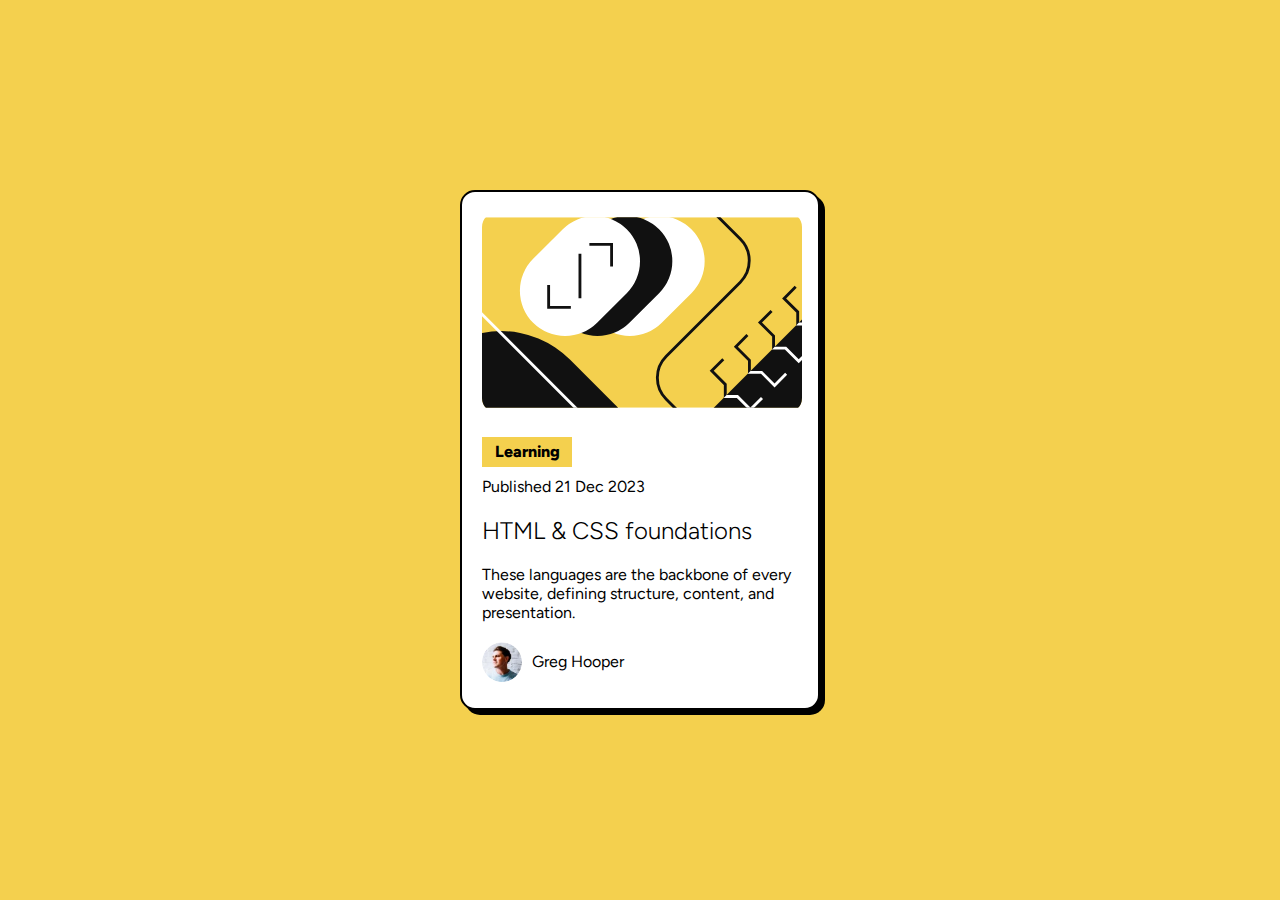
<file: blog-preview-card-main/index.html>
<!DOCTYPE html>
<html lang="en">
<head>
  <meta charset="UTF-8">
  <meta name="viewport" content="width=device-width, initial-scale=1.0"> <!-- displays site properly based on user's device -->
  <link rel="icon" type="image/png" sizes="32x32" href="./assets/images/favicon-32x32.png">
  
  <title>Frontend Mentor | Blog preview card</title>
  <link rel="stylesheet" href="style.css">

</head>
<body>
  <div class="flex-container">
    <div class="child-ele">
      <div class="svg-img">
      <svg xmlns="http://www.w3.org/2000/svg" height="201" fill="none" viewBox="0 0 336 201"><g clip-path="url(#a)"><path fill="#F4D04E" d="M0 .5h336v200H0z"/><rect width="139" height="95" x="87.996" y="77.729" fill="#fff" rx="47.5" transform="rotate(-45 87.996 77.729)"/><rect width="139" height="95" x="54.055" y="77.729" fill="#111" rx="47.5" transform="rotate(-45 54.055 77.729)"/><path fill="#111" d="M234.864 209.036 451.4-7.5l67.175 67.175-216.536 216.536z"/><rect width="139" height="95" x="20.114" y="77.729" fill="#fff" rx="47.5" transform="rotate(-45 20.114 77.729)"/><rect width="204.19" height="270.554" fill="#111" rx="102.095" transform="scale(-1 1) rotate(45 -103.887 14.564)"/><path stroke="#fff" stroke-width="3" d="m6.69-357.5 135.583 135.727c12.481 12.494 12.481 32.737 0 45.231L-45.544 11.475c-12.481 12.494-12.481 32.737 0 45.23L107.088 209.5"/><path stroke="#111" stroke-width="3" d="M69.965 71.719v23.334h23.334M136.079 52.273V28.94h-23.334M102.845 38.838v46.67M210.364-37.5l60.873 60.873c12.497 12.496 12.497 32.758 0 45.254l-77.745 77.746c-12.497 12.496-12.497 32.758 0 45.254l69.872 69.873"/><path stroke="#111" stroke-width="3" d="m253.339 149.574-12.144 12.145 14.256 14.257v12.672h12.673l13.729 13.729 12.145-12.145M278.685 124.228l-12.145 12.145 14.257 14.257v12.673h12.673l13.729 13.729 12.145-12.145M304.031 98.883l-12.145 12.144 14.257 14.257v12.673h12.673l13.729 13.729 12.144-12.145M329.376 73.537l-12.145 12.145 14.257 14.257v12.672h12.673l13.729 13.729 12.145-12.144"/><path stroke="#fff" stroke-width="5" d="m354.722 48.191-12.145 12.145 14.257 14.257v12.673h12.673l13.729 13.729 12.145-12.145"/><mask id="b" width="285" height="285" x="234" y="-8" maskUnits="userSpaceOnUse" style="mask-type:alpha"><path fill="#111" d="M234.864 209.036 451.4-7.5l67.175 67.175-216.536 216.536z"/></mask><g stroke="#fff" mask="url(#b)"><path stroke-width="3" d="m253.339 149.574-12.144 12.145 14.256 14.257v12.672h12.673l13.729 13.729 12.145-12.145M278.685 124.228l-12.145 12.145 14.257 14.257v12.673h12.673l13.729 13.729 12.145-12.145M304.031 98.883l-12.145 12.144 14.257 14.257v12.673h12.673l13.729 13.729 12.144-12.145M329.376 73.537l-12.145 12.145 14.257 14.257v12.672h12.673l13.729 13.729 12.145-12.145"/><path stroke-width="5" d="m354.722 48.191-12.145 12.145 14.257 14.257v12.673h12.673l13.729 13.729 12.145-12.145"/></g></g><defs><clipPath id="a"><path fill="#fff" d="M0 .5h336v200H0z"/></clipPath></defs></svg>
      </div>
      <div class="learning">Learning</div>
      <p class="sent">Published 21 Dec 2023</p>
      <p class="sent1">HTML & CSS foundations</p>
      <p class="sent">These languages are the backbone of every website, defining structure, content, and presentation.</p>
      <div>
      <img src="./assets/images/image-avatar.webp" alt="">
      <p class="uname" >Greg Hooper</p>
     </div>
    </div>
  </div>

</body>
</html>
</file>
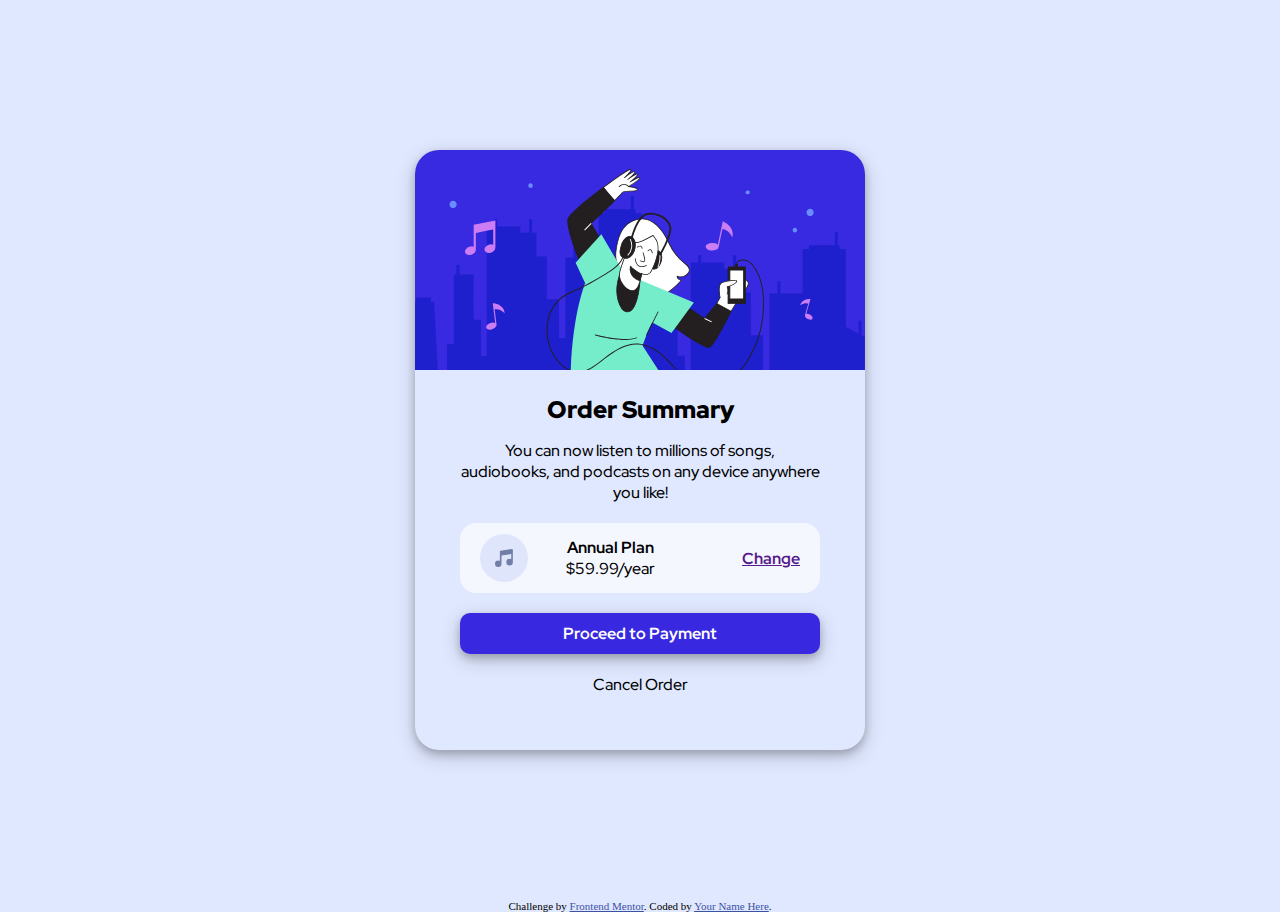
<file: order-summary-component-main 1/index.html>
<!DOCTYPE html>
<html lang="en">
<head>
  <meta charset="UTF-8">
  <meta name="viewport" content="width=device-width, initial-scale=1.0"> <!-- displays site properly based on user's device -->

  <link rel="icon" type="image/png" sizes="32x32" href="./images/favicon-32x32.png">
  <link rel="stylesheet" href="style.css">
  
  <title>Frontend Mentor | Order summary card</title>

<link rel="preconnect" href="https://fonts.googleapis.com">
<link rel="preconnect" href="https://fonts.gstatic.com" crossorigin>
<link href="https://fonts.googleapis.com/css2?family=Red+Hat+Display:ital,wght@0,300..900;1,300..900&display=swap" rel="stylesheet">

  <!-- Feel free to remove these styles or customise in your own stylesheet 👍 -->
  <style>
    .attribution { font-size: 11px; text-align: center; }
    .attribution a { color: hsl(228, 45%, 44%); }
  </style>
</head>
<body>

  <div class="flex-container">
    <div class="ChildContainer">

      <div class="imgCont"> <img src="./images/illustration-hero.svg" alt=""></div>

      <div class="ordsum">Order Summary</div>

      <div class="descri1"> You can now listen to millions of songs, audiobooks, and podcasts on any 
        device anywhere you like!</div>

        <div class="anulpl">
          <img src="images/icon-music.svg" alt="">
          <div class="ap">
            <div class="anp">Annual Plan</div>  
            <div class="price"> $59.99/year</div>
          </div>
          <div class="change"> <a href="">Change</a></div>
        </div>
        <div class="procedpay">Proceed to Payment</div>
        <div class="cancelorder">Cancel Order</div>

    </div>
  </div>

  
  
  <div class="attribution">
    Challenge by <a href="https://www.frontendmentor.io?ref=challenge" target="_blank">Frontend Mentor</a>. 
    Coded by <a href="#">Your Name Here</a>.
  </div>
</body>
</html>
</file>
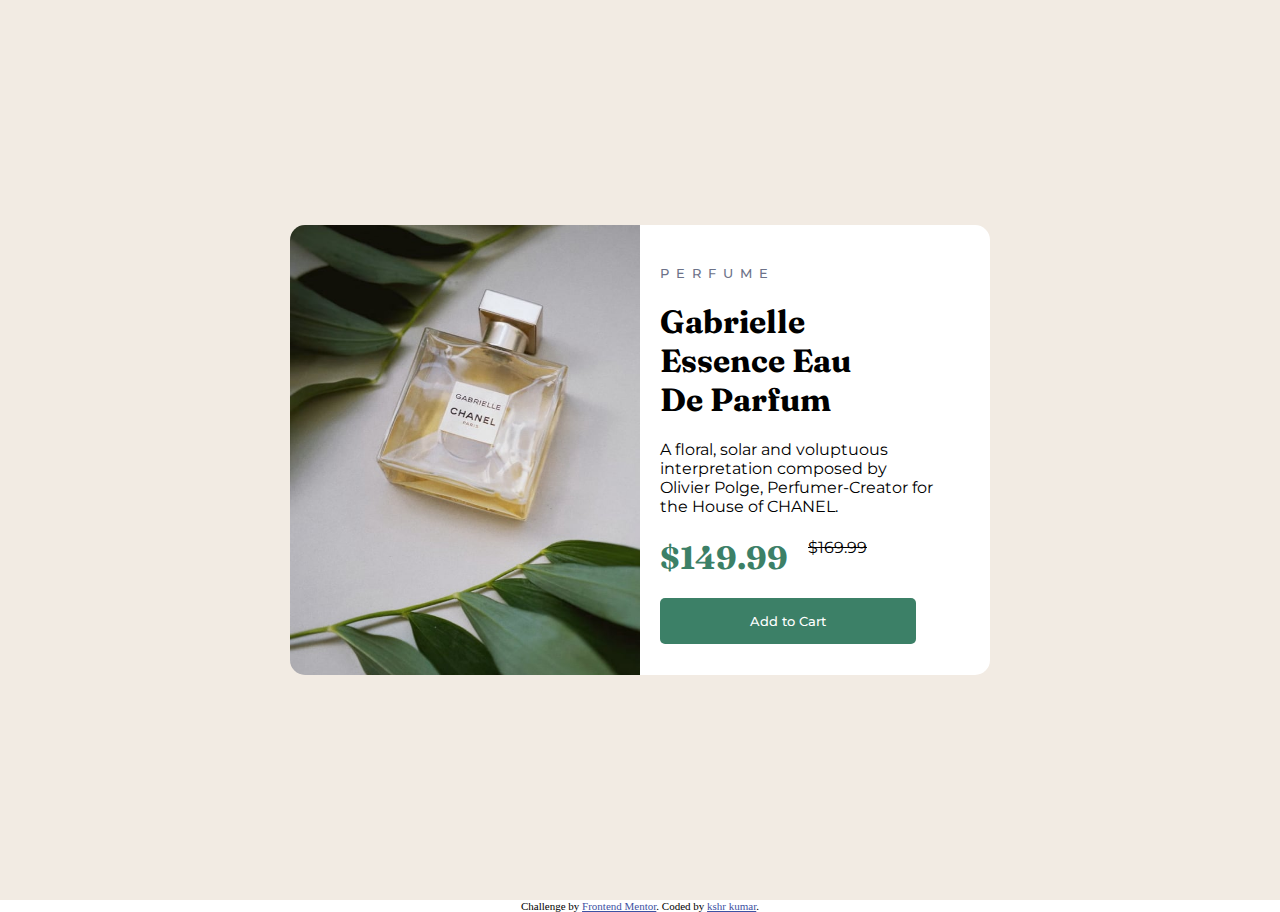
<file: product-preview-card-component-main/index.html>
<!DOCTYPE html>
<html lang="en">

<head>
  <meta charset="UTF-8">
  <meta name="viewport" content="width=device-width, initial-scale=1.0">
  <!-- displays site properly based on user's device -->

  <link rel="icon" type="image/png" sizes="32x32" href="./images/favicon-32x32.png">
  <link rel="stylesheet" href="style.css">


  <link rel="stylesheet" href="https://cdnjs.cloudflare.com/ajax/libs/font-awesome/6.5.2/css/all.min.css"
    integrity="sha512-SnH5WK+bZxgPHs44uWIX+LLJAJ9/2PkPKZ5QiAj6Ta86w+fsb2TkcmfRyVX3pBnMFcV7oQPJkl9QevSCWr3W6A=="
    crossorigin="anonymous" referrerpolicy="no-referrer" />

  <link rel="preconnect" href="https://fonts.googleapis.com">
  <link rel="preconnect" href="https://fonts.gstatic.com" crossorigin>
  <link href="https://fonts.googleapis.com/css2?family=Montserrat:ital,wght@0,100..900;1,100..900&display=swap"
    rel="stylesheet">

  <link rel="preconnect" href="https://fonts.googleapis.com">
  <link rel="preconnect" href="https://fonts.gstatic.com" crossorigin>
  <link
    href="https://fonts.googleapis.com/css2?family=Fraunces:ital,opsz,wght@0,9..144,100..900;1,9..144,100..900&display=swap"
    rel="stylesheet">



  <title>Frontend Mentor | Product preview card component</title>

  <!-- Feel free to remove these styles or customise in your own stylesheet 👍 -->
  <style>
    .attribution {
      font-size: 11px;
      text-align: center;
    }

    .attribution a {
      color: hsl(228, 45%, 44%);
    }
  </style>
</head>

<body>

  <div class="flex-container">
    <div class="img-container"></div>
    <div class="content-container">
      <div class="perfume">PERFUME</div>
      <div class="descrip">
        <h1>Gabrielle Essence Eau De Parfum</h1>
      </div>
      <div class="sec-par">A floral, solar and voluptuous interpretation composed by Olivier Polge,
        Perfumer-Creator for the House of CHANEL.</div>
      <div class="price">
        <span class="main-price">$149.99</span>
        <span class="strike-price"><strike>$169.99</strike></span>
      </div>
      <button class="cart-but">

        <i class="fa-solid fa-cart-shopping"></i>
        Add to Cart</button>

    </div>
  </div>

  <div class="attribution">
    Challenge by <a href="https://www.frontendmentor.io?ref=challenge" target="_blank">Frontend Mentor</a>.
    Coded by <a href="#">kshr kumar</a>.
  </div>
</body>

</html>
</file>
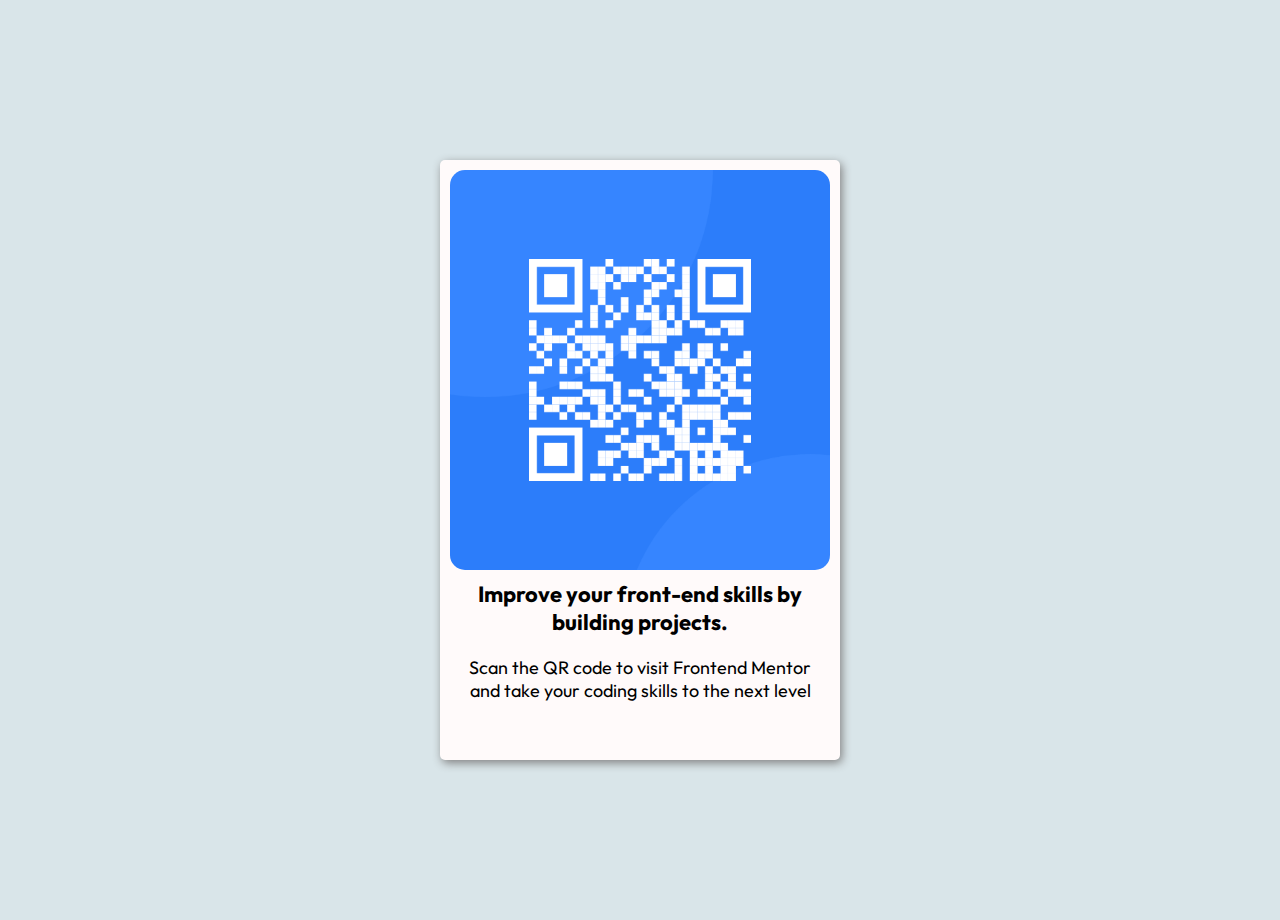
<file: qr-code-component-main 2/index.html>
<!DOCTYPE html>
<html lang="en">
<head>
  <meta charset="UTF-8">
  <meta name="viewport" content="width=device-width, initial-scale=1.0"> <!-- displays site properly based on user's device -->

  <link rel="icon" type="image/png" sizes="32x32" href="./images/favicon-32x32.png">
  <link rel="stylesheet" href="style.css">
  
  <title>Frontend Mentor | QR code component</title>


  <!-- Feel free to remove these styles or customise in your own stylesheet 👍 -->
  <!-- <style>
    .attribution { font-size: 11px; text-align: center; }
    .attribution a { color: hsl(228, 45%, 44%); }
  </style> -->


</head>


<body>
  <div class="flex-container">
    <div class="card">
      <div class="qr-img"></div>
      <p class="bfont">Improve your front-end skills by building projects.</p>
      <p class="sfont">Scan the QR code to visit Frontend Mentor and take your coding skills to the next level</p>
    </div>
  </div>


  
<!-- 
  Improve your front-end skills by building projects

  Scan the QR code to visit Frontend Mentor and take your coding skills to the next level
  
  <div class="attribution">
    Challenge by <a href="https://www.frontendmentor.io?ref=challenge" target="_blank">Frontend Mentor</a>. 
    Coded by <a href="#">Your Name Here</a>.
  </div> -->
</body>
</html>
</file>
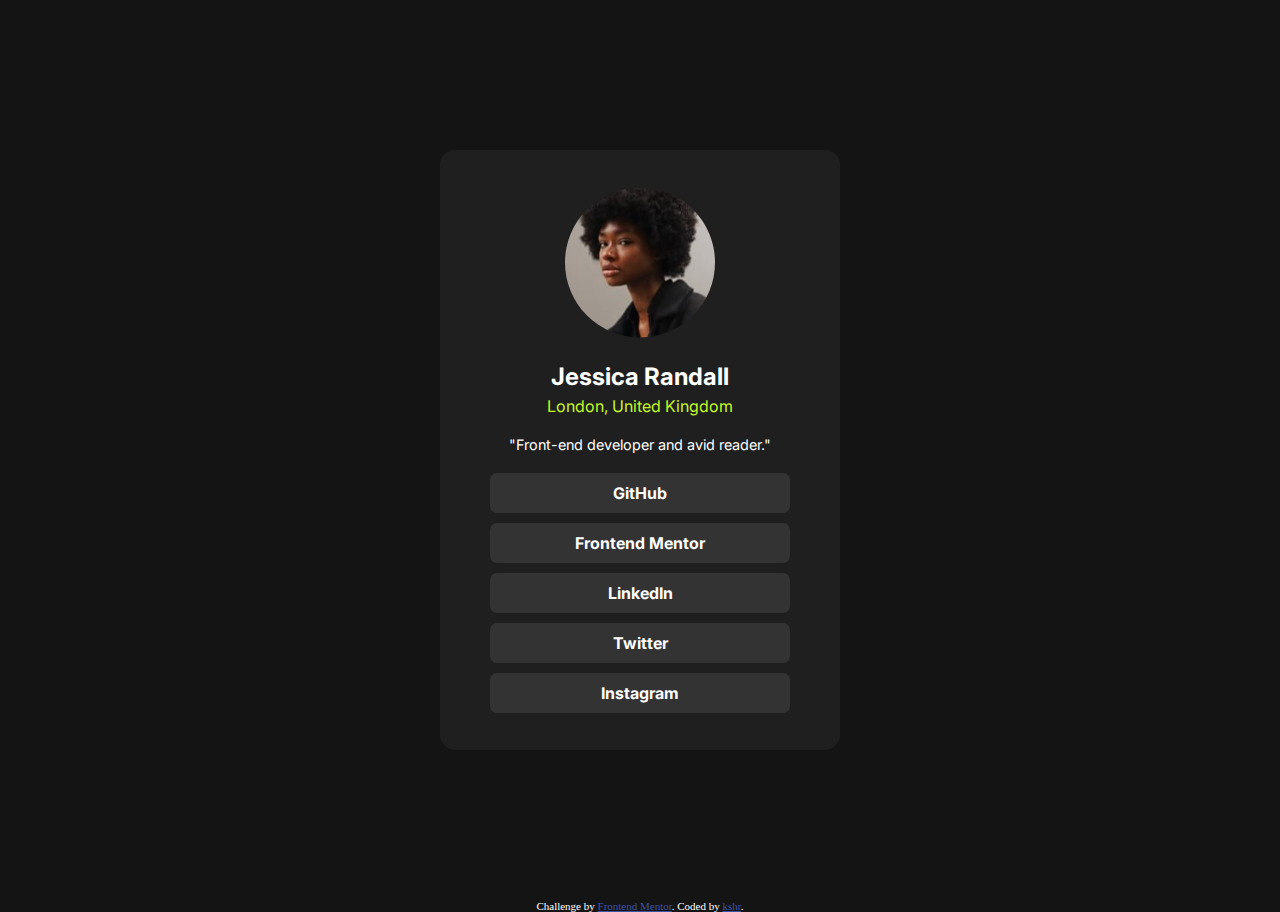
<file: social-links-profile-main-2/index.html>
<!DOCTYPE html>
<html lang="en">
<head>
  <meta charset="UTF-8">
  <meta name="viewport" content="width=device-width, initial-scale=1.0"> <!-- displays site properly based on user's device -->

  <link rel="icon" type="image/png" sizes="32x32" href="./assets/images/favicon-32x32.png">
  <link rel="stylesheet" href="style.css">
  
  <title>Frontend Mentor | Social links profile</title>

  <!-- Feel free to remove these styles or customise in your own stylesheet 👍 -->
  <style>
    .attribution { font-size: 11px; text-align: center; }
    .attribution a { color: hsl(228, 45%, 44%); }
  </style>
</head>
<body>

  <div class="flex-container">
    <div class="container">

      <div class="image">
        <img src="./assets/images/avatar-jessica.jpeg" alt="">
      </div>
      <div class="col name">
        <h2>Jessica Randall</h2></div>
      <div class="col place">London, United Kingdom</div>
      <div class="col design">"Front-end developer and avid reader."</div>
      <div class="col link">
       GitHub
        </div>
      <div class="col link">
        Frontend Mentor</div>
      <div class="col link">LinkedIn</div>
      <div class="col link">Twitter</div>
      <div class="col link">Instagram</div>
    </div>
  </div>



<!-- 
  Jessica Randall
  London, United Kingdom
  "Front-end developer and avid reader."

  GitHub
  Frontend Mentor
  LinkedIn
  Twitter
  Instagram -->
  
  <div class="attribution" style="color: white;">
    Challenge by <a href="https://www.frontendmentor.io?ref=challenge" target="_blank">Frontend Mentor</a>. 
    Coded by <a href="#">kshr</a>.
  </div>
</body>
</html>
</file>
<file: blog-preview-card-main/style.css>
@import url('https://fonts.googleapis.com/css2?family=Figtree:wght@600;800&display=swap');

* {
    margin: 0;
    padding: 0;
    box-sizing: border-box;   
}
:root{
    --CWHITE: hsl(0, 0%, 100%);
    --CGREY: hsl(0, 0%, 50%);
    --CBLACK: hsl(0, 0%, 7%);
    --CYELLOW: rgb(244, 208, 78);
    --FF: 'Figtree', sans-serif;
}
body {
    background-color: var(--CYELLOW);
}

.flex-container {
    display: flex;
    justify-content: center;
    align-items: center;
    height: 100vh;
}
.child-ele {
    width: 360px;
    height: 520px;
    background-color: var(--CWHITE);
    box-shadow: 5px 5px #000;
    border-radius: 15px;
    border: 2px solid #000;
    margin: 10px;
}
.svg-img {
    margin: 20px;   
}
.svg-img > svg {
    width: 320px;
    border-radius: 15px;
}
.learning {
    width: 90px;
    height: 30px;
    background-color: var(--CYELLOW);
    margin-left: 20px;
    line-height: 30px;
    text-align: center;
    font-family: var(--FF);
    font-weight: 800;
}
.sent {
    margin-left: 20px;
    margin-top: 10px;
    font-size: 1rem;
    font-family: var(--FF);
}
.sent1 {
    margin-left: 20px;
    margin-top: 20px;
    font-size: 1.5rem;
    font-family: var(--FF);
    font-weight: 300;
    margin-bottom: 20px;
    cursor: pointer;
}
img {
    width: 40px;
    height: 40px;
    margin-left: 20px;
    margin-top: 20px;
    clip-path: circle(50%);
    float: left;
}
.uname {
    font-family: var(--FF);
    float: left;
    margin-left: 10px;
    font-size: 1rem;
    height: 40px;
    line-height: 40px;
    margin-top: 20px;
}
.sent1:active {
    color: var(--CYELLOW);

}
.child-ele:active {
    box-shadow: 10px 10px #000;
}

@media screen and (max-width: 375px) {
    .child-ele {
        width: 340px;
    }
    
    .svg-img > svg{
        width: 300px;
        border-radius: 15px;

    }
    .svg-img {
        margin-left: 20px;
    }
}
</file>
<file: order-summary-component-main 1/style.css>
:root{
--CVerypaleblue: hsl(225, 100%, 98%);
--CDesaturatedblue: hsl(224, 23%, 55%);
--CDarkblue: hsl(223, 47%, 23%);
--CPaleblue: hsl(225, 100%, 94%);
--CBrightblue: hsl(245, 75%, 52%);
--Cfont-family: "Red Hat Display", sans-serif;
}

/* Box sizing rules */
*{
    margin: 0;
    padding: 0;
    box-sizing: border-box;
}
body{
    background-color: var(--CPaleblue);
}

.flex-container{
    height: 100vh;
    display: flex;
    justify-content: center;
    align-items: center;
}
.ChildContainer{
    width: 450px;
    height: 600px;
    border-radius: 24px;
    display:  flex;
    flex-direction: column;
    align-items: center;
    text-align: center;
    box-shadow: 0 4px 8px 0 rgba(0, 0, 0, 0.2), 0 6px 20px 0 rgba(0, 0, 0, 0.19);
}
.imgCont > img{
    border-radius: 24px 24px 0px 0px; 
}

.ordsum
{
    font-family: var(--Cfont-family);
    font-size: 1.5rem;
    font-weight: 900;
    margin-top: 20px;
}
.descri1
{
    font-family: var(--Cfont-family);
    font-size: 1rem;
    font-weight: 500;
    margin-top: 15px;
    width: 80%;
    display: flex;
    align-items: center;
    justify-content: center;
}
.anulpl
{
    width: 80%;
    height: 70px;
    background-color: var(--CVerypaleblue);
    display: flex;
    align-items: center;
    justify-content: space-between;
    margin-top: 20px;
    border-radius: 16px;

}
.anulpl > img{
    margin-left: 20px;
}
.anp{
    font-family: var(--Cfont-family);
    margin-right: 50px;
    font-weight: 700;
}
.price{
    font-family: var(--Cfont-family);
    margin-right: 50px;
    font-weight: 500;
}
.change{
    font-family: var(--Cfont-family);
    font-weight: 700;
    float: right;
    margin-right: 20px;
    
}
.procedpay
{
    cursor: pointer;
    width: 80%;
    padding: 10px;
    font-family: var(--Cfont-family);
    font-weight: 700;
    background-color: var(--CBrightblue);
    border-radius: 10px;
    margin-top: 20px;
    color: white;
    box-shadow: 0 4px 8px 0 rgba(0, 0, 0, 0.2), 0 6px 20px 0 rgba(0, 0, 0, 0.19);

}
.procedpay:hover {
   opacity: 0.7;

}
.change > a:hover
{
    text-decoration: none;
}

.cancelorder{
    font-family: var(--Cfont-family);
    font-weight: 500;
    margin-top: 20px;
    cursor: pointer;
}

@media screen and (max-width: 425px) {
    .ChildContainer{
        width: 300px;
        height: 500px;

    }

    .imgCont > img{
        width: 300px;
    

    }
    .anp, .price, .change{
        margin-right: 10px;
    }
    .procedpay, .anulpl, .descri1{
        width: 90%;
    }
    .anulpl > img{
        margin-left: 10px;
    }
    
}
</file>
<file: product-preview-card-component-main/style.css>
:root{
--CDarkcyan: hsl(158, 36%, 37%);
--CCream: hsl(30, 38%, 92%);
--CVerydarkblue: hsl(212, 21%, 14%);
--CDarkgrayishblue: hsl(228, 12%, 48%);
--CWhite: hsl(0, 0%, 100%);
--Cfont-family: "Montserrat", sans-serif;
--Sfont-family: "Fraunces", serif;
}
* {
    margin: 0;
    padding: 0;
    box-sizing: border-box;
}

.flex-container{
    height: 100vh;
    background-color: var(--CCream);
    display: flex;
    justify-content: center;
    align-items: center;
}


.img-container{
    width: 350px;
    height: 450px;
    background-image: url(./images/image-product-desktop.jpg);
    background-repeat: no-repeat;
    background-size: cover;
    background-position: center;
    border-radius: 15px 0 0 15px;
}

.content-container {
    width: 350px;
    height: 450px;
    display: flex;
    flex-wrap: wrap;
    align-content: space-around;
    background-color: var(--CWhite);
    border-radius: 0 15px 15px 0;
}

.perfume, .descrip, .sec-par, .price, .cart-but {
    margin-left: 20px;
    margin-right: 10px;
}

.perfume {
    font-family: var(--Cfont-family);
    font-size: 0.8rem;
    letter-spacing: 7px;
    font-weight: 500;
    color: var(--CDarkgrayishblue);
     margin-top: 30px; 
}
.descrip {
    width: 65%;
    font-family: var(--Sfont-family);
    /* margin-top: 20px; */
}
.sec-par
{
    font-family: var(--Cfont-family);
    width: 80% ;
    justify-content: left;
}
.cart-but{
    padding:15px 90px 15px 90px;
    font-family: var(--Cfont-family);
    font-weight: 500;
    color: var(--CWhite);
    background-color: var(--CDarkcyan);
    border-radius: 5px;
    text-decoration: none;
    cursor: pointer;
    margin-bottom: 20px;
    border: 0;

}

.main-price
{
    font-family: var(--Sfont-family);
    color: var(--CDarkcyan);
    font-weight: 700;
    font-size: 2rem;
    float: left;
}
.strike-price{
   font-size: 1rem;
   float: left;
   margin-left: 20px;
   font-family: var(--Cfont-family);
}

@media screen and (max-width: 425px){

    .flex-container {
        display: flex;
        flex-direction: column;
    }
    .img-container{
        width: 300px;
        height: 250px;
        border-radius: 15px 15px 0 0;
        background-image: url(./images/image-product-mobile.jpg);
        background-size: cover;
        background-repeat: no-repeat;
        background-position: center;
    }
    .content-container {
        width: 300px;
        height: 400px;
        border-radius: 0 0 15px 15px;
    }
    .descrip {
        width: 100%;
        font-family: var(--Sfont-family);
    }
    .perfume, .descrip, .sec-par, .price, .cart-but {
        margin-left: 10px;

    }

}
</file>
<file: qr-code-component-main 2/style.css>
@import url('https://fonts.googleapis.com/css2?family=Outfit&display=swap');

* {
    margin: 0;
    padding: 0;
    box-sizing: border-box;
}

/* variables */
:root {
    --BLUE: hsl(220, 15%, 55%);
    --DBLUE: hsl(218, 44%, 22%);
    --LGREY: hsl(212, 45%, 89%);
    --FF: 'Outfit', sans-serif;

}

body {
    background-color: rgb(217, 229, 233)
}


.flex-container {
    margin: 10px;
    display: flex;
    justify-content: center;
    align-items: center;
    height: 100vh;
}

.bfont {
    font-size: 22px;
    font-family: var(--FF);
    font-weight: bold;
    text-align: center;
    margin: 10px;
}
.sfont {
    font-size: 18px;
    font-family: var(--FF);
    text-align: center;
    margin: 20px;
}

.card {
    background-color: snow;
    border-radius: 5px;
    box-shadow: 2px 3px 10px grey;
}
.qr-img {
    margin: 10px;
    border-radius: 15px;
    background-image: url('./images/image-qr-code.png');
    background-repeat: no-repeat;
    background-position:center;
    background-size: cover;
}


@media screen and (max-width: 1440px) {
    .card {
        width: 400px;
        height: 600px;
    }
    .qr-img {
        width: auto;
        height: 400px;
    
    }
  }

  /* @media screen and (max-width: 768px) {
    .card {
        width: 476px;
        height: 600px;
    }
    .qr-img {
        width: auto;
        height: 400px;
    
    }

} */


@media screen and (max-width: 375px) {
    .card {
        width: 355px;
        height: 470px;
    }
    .qr-img {
        width: auto;
        height: 300px;
    
    }

  }
</file>
<file: social-links-profile-main-2/style.css>
@import url('https://fonts.googleapis.com/css2?family=Inter:wght@100..900&display=swap');

* {
    margin: 0;
    padding: 0;
    box-sizing: border-box;
}
body{
    background-color: var(--COffBlack);
}
:root{
--CWhite: hsl(0, 0%, 100%);
--CGrey: hsl(0, 0%, 20%);
--CDarkGrey: hsl(0, 0%, 12%);
--COffBlack: hsl(0, 0%, 8%);
--CGreen: hsl(75, 94%, 57%);
--FF: 'Inter';
}
.flex-container
{
    display: flex;
    justify-content: center;
    align-items: center;
    height: 100vh;
}
.container{
    width: 400px;
    height: 600px;
    border-radius: 15px;
    background-color: var(--CDarkGrey);
    display: flex;
    flex-direction: column;
    align-items: center;
    justify-content: center;
}
.col
{
    text-align: center;
    font-family: var(--FF);
    color: var(--CWhite);
}

.link {
    width: 75%;
    padding: 10px;
    margin-top: 10px;
    font-size: 1rem;
    font-weight: bold;  
    border-radius: 7px;
    background-color: var(--CGrey);
}
img {
    width: 150px;
    height: 150px;
    clip-path: circle(50%);
}
.name
{
    margin-top: 20px;
}
.place
{
    color: var(--CGreen);
    margin-top: 5px;
}
.design
{
    margin-top: 20px;
    margin-bottom: 10px;
    font-size: 0.9rem;
}
.link:hover {
    background-color: var(--CGreen);
    color: var(--COffBlack);
    cursor: pointer;
}


@media screen and (max-width: 375px) {
    .container{
        width: 300px;
        height: 600px;
       
    }
    .link
    {
        width: 90%;
    }

}
</file>
